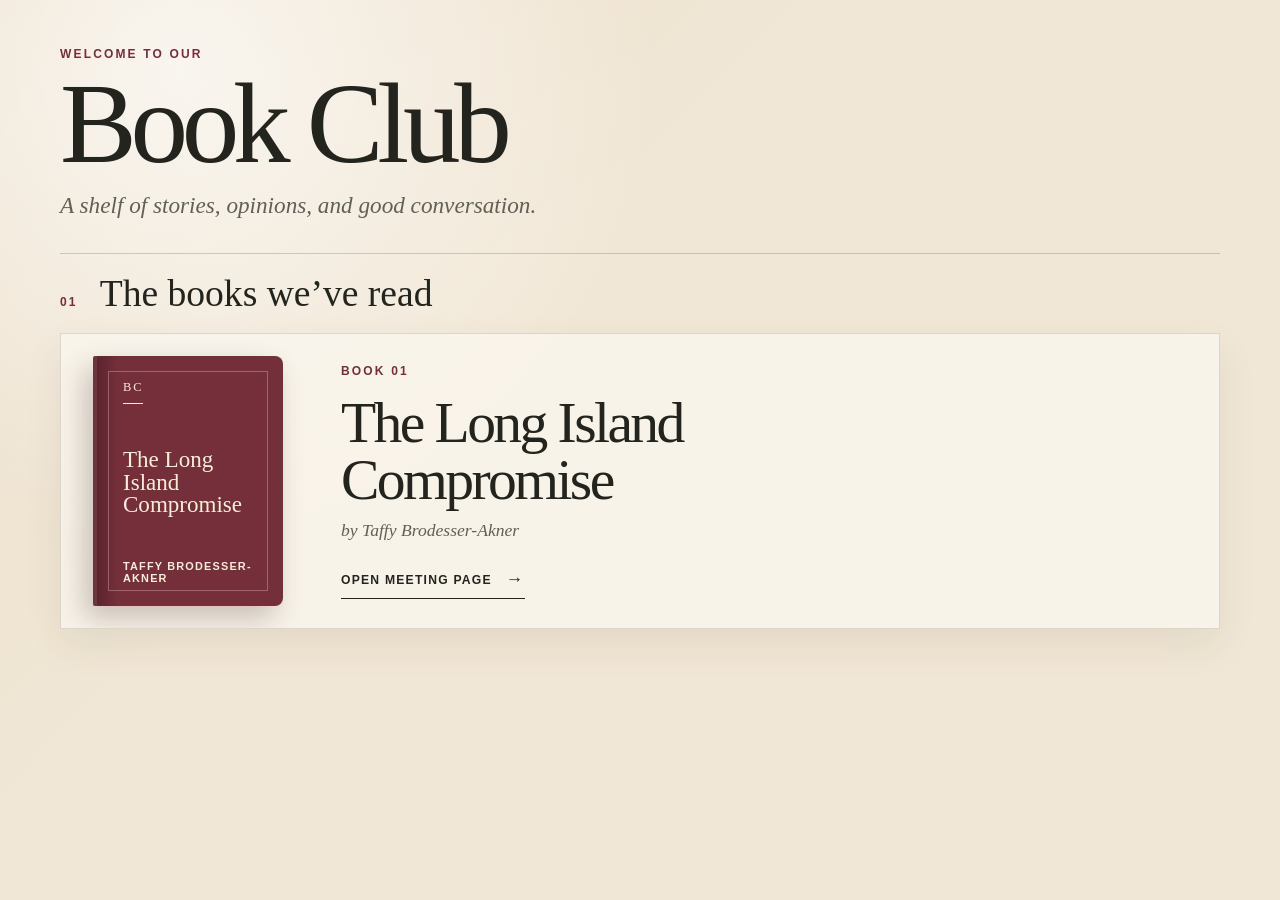
<file: index.html>
<!doctype html>
<html lang="en">
  <head>
    <meta charset="utf-8" />
    <meta name="viewport" content="width=device-width, initial-scale=1" />
    <meta
      name="description"
      content="Books and conversation prompts from our book club."
    />
    <title>Book Club — Our Books</title>
    <link rel="stylesheet" href="assets/styles.css" />
    <script src="assets/book-club.js" defer></script>
    <script src="assets/books.js" defer></script>
    <script src="assets/index.js" defer></script>
  </head>
  <body class="index-page">
    <main class="site-shell">
      <header class="index-header">
        <p class="eyebrow">Welcome to our</p>
        <h1>Book Club</h1>
        <p class="lede">A shelf of stories, opinions, and good conversation.</p>
      </header>

      <section class="library" aria-labelledby="library-heading">
        <div class="section-heading">
          <p class="section-number" aria-hidden="true">01</p>
          <h2 id="library-heading">The books we’ve read</h2>
        </div>
        <div id="book-list" class="book-list"></div>
        <p id="empty-library" class="empty-state" hidden>
          Our first book will be added soon.
        </p>
      </section>
    </main>
  </body>
</html>
</file>
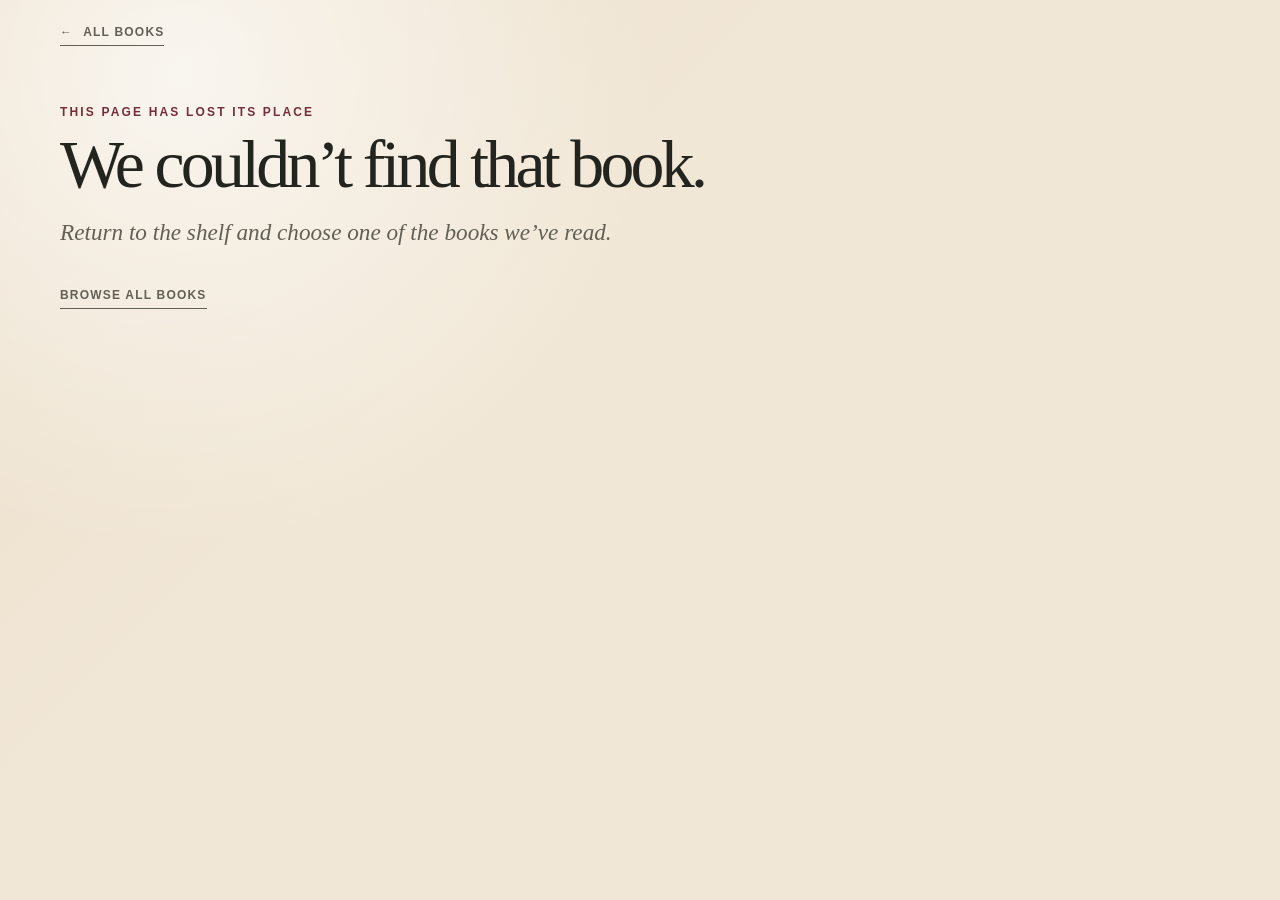
<file: book.html>
<!doctype html>
<html lang="en">
  <head>
    <meta charset="utf-8" />
    <meta name="viewport" content="width=device-width, initial-scale=1" />
    <meta
      name="description"
      content="Book club ratings and shuffled discussion questions."
    />
    <title>Book Club Meeting</title>
    <link rel="stylesheet" href="assets/styles.css" />
    <script src="assets/book-club.js" defer></script>
    <script src="assets/books.js" defer></script>
    <script src="assets/book.js" defer></script>
  </head>
  <body class="meeting-page">
    <main class="site-shell meeting-shell">
      <nav class="breadcrumb" aria-label="Book navigation">
        <a href="index.html">
          <span aria-hidden="true">←</span>
          All books
        </a>
      </nav>

      <section id="book-not-found" class="not-found" hidden>
        <p class="eyebrow">This page has lost its place</p>
        <h1>We couldn’t find that book.</h1>
        <p>Return to the shelf and choose one of the books we’ve read.</p>
        <a class="text-link" href="index.html">Browse all books</a>
      </section>

      <article id="meeting-content" hidden>
        <header class="meeting-header">
          <p class="eyebrow">Tonight’s discussion</p>
          <h1 id="book-title"></h1>
          <p id="book-author" class="book-author"></p>
          <p class="meeting-instruction">Choose a card when the room is ready.</p>
        </header>

        <div class="reveal-grid">
          <section class="reveal-card">
            <div class="card-inner">
              <div class="card-face card-front" aria-hidden="false">
                <button
                  id="ratings-toggle"
                  class="reveal-button"
                  type="button"
                  aria-expanded="false"
                  aria-controls="ratings-panel"
                >
                  <span class="card-kicker">The room has spoken</span>
                  <span class="card-title">Reveal the ratings</span>
                  <span class="card-action">Flip for results <span aria-hidden="true">→</span></span>
                </button>
              </div>
              <div
                id="ratings-panel"
                class="card-face card-back ratings-back"
                role="region"
                aria-label="Rating results"
                aria-hidden="true"
                tabindex="-1"
                inert
              >
                <div class="card-back-header">
                  <p class="card-back-label">Rating results</p>
                  <button id="ratings-back" class="back-link" type="button">
                    Flip back
                    <span aria-hidden="true">↩</span>
                  </button>
                </div>
                <div class="rating-summary" aria-live="polite">
                  <p><strong id="rating-average">—</strong> average</p>
                  <p><strong id="rating-total">—</strong> responses</p>
                </div>
                <div
                  id="rating-histogram"
                  class="histogram"
                  aria-label="Star rating distribution"
                ></div>
              </div>
            </div>
          </section>

          <section class="reveal-card">
            <div class="card-inner">
              <div class="card-face card-front" aria-hidden="false">
                <button
                  id="question-toggle"
                  class="reveal-button"
                  type="button"
                  aria-expanded="false"
                  aria-controls="question-panel"
                >
                  <span class="card-kicker">Pass it around</span>
                  <span class="card-title">Shuffle a question</span>
                  <span class="card-action">Flip for a prompt <span aria-hidden="true">→</span></span>
                </button>
              </div>
              <div
                id="question-panel"
                class="card-face card-back question-panel"
                role="region"
                aria-label="Discussion question"
                aria-hidden="true"
                tabindex="-1"
                inert
              >
                <div class="card-back-header">
                  <p id="question-count" class="question-count"></p>
                  <button id="question-back" class="back-link" type="button">
                    Flip back
                    <span aria-hidden="true">↩</span>
                  </button>
                </div>
                <blockquote id="question-text" aria-live="polite"></blockquote>
                <div class="question-controls">
                  <button
                    id="previous-question"
                    class="secondary-button"
                    type="button"
                    disabled
                  >
                    <span aria-hidden="true">←</span>
                    Previous question
                  </button>
                  <button id="next-question" class="secondary-button" type="button">
                    Next question
                    <span aria-hidden="true">→</span>
                  </button>
                </div>
              </div>
            </div>
          </section>
        </div>
      </article>
    </main>
  </body>
</html>
</file>
<file: assets/styles.css>
:root {
  color-scheme: light;
  --paper: #f1e7d6;
  --paper-light: #fbf7ef;
  --paper-deep: #e3d3ba;
  --ink: #24241f;
  --ink-soft: #625f55;
  --wine: #742f3b;
  --wine-dark: #4f1e28;
  --gold: #b3884b;
  --line: rgba(36, 36, 31, 0.2);
  --shadow: 0 24px 60px rgba(66, 45, 31, 0.14);
  --serif: Georgia, "Times New Roman", serif;
  --sans: Inter, ui-sans-serif, -apple-system, BlinkMacSystemFont, "Segoe UI",
    sans-serif;
}

* {
  box-sizing: border-box;
}

html {
  min-width: 320px;
  background: var(--paper);
}

body {
  min-height: 100vh;
  margin: 0;
  color: var(--ink);
  background:
    radial-gradient(circle at 14% 8%, rgba(255, 255, 255, 0.68), transparent 30rem),
    linear-gradient(135deg, rgba(179, 136, 75, 0.08), transparent 38%),
    var(--paper);
  font-family: var(--sans);
  text-rendering: optimizeLegibility;
}

body::before {
  position: fixed;
  inset: 0;
  z-index: -1;
  background-image: url("data:image/svg+xml,%3Csvg viewBox='0 0 200 200' xmlns='http://www.w3.org/2000/svg'%3E%3Cfilter id='n'%3E%3CfeTurbulence type='fractalNoise' baseFrequency='.8' numOctaves='3' stitchTiles='stitch'/%3E%3C/filter%3E%3Crect width='100%25' height='100%25' filter='url(%23n)' opacity='.035'/%3E%3C/svg%3E");
  content: "";
  pointer-events: none;
}

[hidden] {
  display: none !important;
}

a {
  color: inherit;
}

button,
a {
  -webkit-tap-highlight-color: transparent;
}

button {
  font: inherit;
}

button:focus-visible,
a:focus-visible {
  outline: 3px solid var(--ink);
  outline-offset: 5px;
}

.site-shell {
  width: min(1160px, calc(100% - 48px));
  margin: 0 auto;
  padding: 28px 0 36px;
}

.eyebrow,
.section-number,
.book-index,
.card-kicker,
.question-count {
  margin: 0;
  color: var(--wine);
  font-size: 0.75rem;
  font-weight: 750;
  letter-spacing: 0.18em;
  line-height: 1.4;
  text-transform: uppercase;
}

.index-header {
  max-width: 800px;
  padding: 18px 0 30px;
}

.index-header h1,
.meeting-header h1,
.not-found h1 {
  margin: 12px 0 18px;
  font-family: var(--serif);
  font-weight: 400;
  letter-spacing: -0.055em;
  line-height: 0.95;
}

.index-header h1 {
  margin: 6px 0 10px;
  font-size: clamp(4.6rem, 9vw, 7.4rem);
}

.lede,
.meeting-instruction,
.not-found > p:not(.eyebrow) {
  max-width: 620px;
  margin: 0;
  color: var(--ink-soft);
  font-family: var(--serif);
  font-size: clamp(1.15rem, 2vw, 1.45rem);
  font-style: italic;
  line-height: 1.5;
}

.library {
  padding-top: 18px;
  border-top: 1px solid var(--line);
}

.section-heading {
  display: flex;
  align-items: baseline;
  gap: 22px;
  margin-bottom: 18px;
}

.section-heading h2 {
  margin: 0;
  font-family: var(--serif);
  font-size: clamp(1.7rem, 3vw, 2.35rem);
  font-weight: 400;
}

.book-list {
  display: grid;
  gap: 28px;
}

.book-link {
  display: block;
  text-decoration: none;
}

.book-card {
  display: grid;
  grid-template-columns: minmax(160px, 190px) 1fr;
  gap: clamp(30px, 5vw, 58px);
  align-items: center;
  padding: 22px 32px;
  overflow: hidden;
  background: rgba(251, 247, 239, 0.75);
  border: 1px solid rgba(36, 36, 31, 0.14);
  box-shadow: 0 16px 36px rgba(66, 45, 31, 0.08);
  transition:
    transform 220ms ease,
    box-shadow 220ms ease,
    border-color 220ms ease;
}

.book-link:hover .book-card {
  border-color: rgba(116, 47, 59, 0.48);
  box-shadow: var(--shadow);
  transform: translateY(-5px);
}

.book-cover {
  position: relative;
  display: flex;
  min-height: 250px;
  flex-direction: column;
  justify-content: space-between;
  padding: 24px 22px 22px 30px;
  color: #f8ecd8;
  background:
    linear-gradient(90deg, rgba(28, 6, 12, 0.32), transparent 13%),
    var(--wine);
  border-radius: 2px 8px 8px 2px;
  box-shadow:
    -8px 12px 28px rgba(50, 25, 25, 0.24),
    inset 4px 0 rgba(255, 255, 255, 0.09);
}

.book-cover::after {
  position: absolute;
  inset: 15px;
  border: 1px solid rgba(248, 236, 216, 0.3);
  content: "";
  pointer-events: none;
}

.cover-ornament {
  position: relative;
  z-index: 1;
  align-self: flex-start;
  padding-bottom: 8px;
  border-bottom: 1px solid currentColor;
  font-family: var(--serif);
  font-size: 0.78rem;
  letter-spacing: 0.15em;
}

.cover-title {
  position: relative;
  z-index: 1;
  max-width: 9ch;
  font-family: var(--serif);
  font-size: clamp(1.25rem, 1.8vw, 1.45rem);
  line-height: 0.98;
}

.cover-author {
  position: relative;
  z-index: 1;
  font-size: 0.68rem;
  font-weight: 700;
  letter-spacing: 0.11em;
  text-transform: uppercase;
}

.book-details h3 {
  max-width: 14ch;
  margin: 16px 0 12px;
  font-family: var(--serif);
  font-size: clamp(2.2rem, 4.5vw, 3.6rem);
  font-weight: 400;
  letter-spacing: -0.045em;
  line-height: 0.98;
}

.book-details > p:not(.book-index) {
  margin: 0;
  color: var(--ink-soft);
  font-family: var(--serif);
  font-size: 1.1rem;
  font-style: italic;
}

.book-open {
  display: inline-flex;
  gap: 14px;
  align-items: center;
  margin-top: 28px;
  padding-bottom: 8px;
  border-bottom: 1px solid var(--ink);
  font-size: 0.76rem;
  font-weight: 750;
  letter-spacing: 0.1em;
  text-transform: uppercase;
}

.book-open span {
  font-size: 1.1rem;
  transition: transform 180ms ease;
}

.book-link:hover .book-open span {
  transform: translateX(5px);
}

.empty-state {
  padding: 50px;
  color: var(--ink-soft);
  background: var(--paper-light);
  border: 1px dashed var(--line);
  font-family: var(--serif);
  font-size: 1.2rem;
  text-align: center;
}

.meeting-shell {
  padding-top: 22px;
  padding-bottom: 24px;
}

.breadcrumb {
  margin-bottom: 18px;
}

.breadcrumb a,
.text-link {
  display: inline-flex;
  gap: 10px;
  align-items: center;
  padding-bottom: 6px;
  border-bottom: 1px solid currentColor;
  color: var(--ink-soft);
  font-size: 0.75rem;
  font-weight: 750;
  letter-spacing: 0.1em;
  text-decoration: none;
  text-transform: uppercase;
}

.breadcrumb a:hover,
.text-link:hover {
  color: var(--wine);
}

.meeting-header {
  max-width: 940px;
  margin-bottom: 24px;
}

.meeting-header h1,
.not-found h1 {
  max-width: none;
  font-size: clamp(3rem, 5.3vw, 4.8rem);
}

.meeting-header h1 {
  margin: 5px 0 7px;
}

.book-author {
  margin: 0 0 8px;
  color: var(--wine);
  font-family: var(--serif);
  font-size: 1rem;
  font-style: italic;
}

.meeting-instruction {
  font-size: 1.05rem;
}

.reveal-grid {
  display: grid;
  grid-template-columns: repeat(2, minmax(0, 1fr));
  gap: 24px;
  align-items: stretch;
}

.reveal-card {
  height: 328px;
  perspective: 1400px;
}

.card-inner {
  position: relative;
  width: 100%;
  height: 100%;
  pointer-events: none;
  transform-style: preserve-3d;
  transition: transform 620ms cubic-bezier(0.2, 0.72, 0.2, 1);
}

.reveal-card.is-flipped .card-inner {
  transform: rotateY(180deg);
}

.card-face {
  position: absolute;
  inset: 0;
  overflow: hidden;
  background: var(--paper-light);
  border: 1px solid var(--line);
  box-shadow: 0 15px 38px rgba(66, 45, 31, 0.1);
  backface-visibility: hidden;
  -webkit-backface-visibility: hidden;
}

.card-front {
  pointer-events: auto;
}

.card-back {
  display: flex;
  flex-direction: column;
  padding: 24px 28px;
  pointer-events: none;
  transform: rotateY(180deg);
}

.reveal-card.is-flipped .card-front {
  pointer-events: none;
}

.reveal-card.is-flipped .card-back {
  pointer-events: auto;
}

.reveal-button {
  position: relative;
  display: flex;
  width: 100%;
  height: 100%;
  flex-direction: column;
  align-items: flex-start;
  padding: 32px 38px;
  color: var(--paper-light);
  background:
    linear-gradient(150deg, rgba(255, 255, 255, 0.07), transparent 40%),
    var(--wine);
  border: 0;
  cursor: pointer;
  text-align: left;
  transition:
    background-color 200ms ease,
    color 200ms ease;
}

.reveal-card:nth-child(2) .reveal-button {
  color: var(--ink);
  background:
    linear-gradient(150deg, rgba(255, 255, 255, 0.28), transparent 42%),
    var(--gold);
}

.reveal-button:hover {
  background-color: var(--wine-dark);
}

.reveal-card:nth-child(2) .reveal-button:hover {
  background-color: #c79a55;
}

.reveal-button:focus-visible,
.secondary-button:focus-visible {
  outline: 4px solid currentColor;
  outline-offset: -9px;
}

.reveal-button .card-kicker {
  color: inherit;
  opacity: 0.76;
}

.reveal-card:nth-child(2) .card-kicker {
  opacity: 1;
}

.card-title {
  max-width: 10ch;
  margin-top: 22px;
  font-family: var(--serif);
  font-size: clamp(2.15rem, 4vw, 3.25rem);
  line-height: 0.98;
}

.card-action {
  display: flex;
  gap: 12px;
  align-items: center;
  margin-top: auto;
  padding-top: 24px;
  font-size: 0.72rem;
  font-weight: 750;
  letter-spacing: 0.12em;
  text-transform: uppercase;
}

.card-action span {
  font-size: 1rem;
}

.rating-summary {
  display: grid;
  grid-template-columns: repeat(2, 1fr);
  gap: 14px;
  margin-bottom: 14px;
  padding-bottom: 12px;
  border-bottom: 1px solid var(--line);
}

.rating-summary p {
  margin: 0;
  color: var(--ink-soft);
  font-family: var(--serif);
  font-size: 0.95rem;
  font-style: italic;
}

.rating-summary strong {
  display: block;
  margin-bottom: 2px;
  color: var(--ink);
  font-family: var(--sans);
  font-size: clamp(1.45rem, 2.5vw, 1.9rem);
  font-style: normal;
  font-weight: 550;
}

.histogram {
  display: grid;
  gap: 8px;
}

.histogram-row {
  display: grid;
  grid-template-columns: 58px 1fr 72px;
  gap: 12px;
  align-items: center;
  font-size: 0.78rem;
}

.star-label {
  color: var(--ink-soft);
}

.bar-track {
  height: 10px;
  overflow: hidden;
  background: var(--paper-deep);
  border-radius: 999px;
}

.bar {
  display: block;
  width: var(--bar-width);
  height: 100%;
  background: var(--wine);
  border-radius: inherit;
}

.rating-count {
  color: var(--ink-soft);
  font-variant-numeric: tabular-nums;
  text-align: right;
}

.card-back-header {
  display: flex;
  gap: 16px;
  align-items: center;
  justify-content: space-between;
  margin-bottom: 8px;
}

.card-back-label {
  margin: 0;
  color: var(--wine);
  font-size: 0.75rem;
  font-weight: 750;
  letter-spacing: 0.18em;
  line-height: 1.4;
  text-transform: uppercase;
}

.back-link {
  padding: 2px 0;
  color: var(--ink-soft);
  background: transparent;
  border: 0;
  border-bottom: 1px solid currentColor;
  cursor: pointer;
  font-size: 0.67rem;
  font-weight: 750;
  letter-spacing: 0.08em;
  text-transform: uppercase;
}

.back-link:hover {
  color: var(--wine);
}

.back-link:focus-visible {
  outline: 2px solid var(--ink);
  outline-offset: 3px;
}

.question-panel blockquote {
  display: flex;
  min-height: 0;
  flex: 1;
  align-items: center;
  margin: 10px 0 16px;
  font-family: var(--serif);
  font-size: clamp(1.35rem, 2.3vw, 1.85rem);
  letter-spacing: -0.02em;
  line-height: 1.2;
}

.question-controls {
  display: grid;
  grid-template-columns: repeat(2, minmax(0, 1fr));
  gap: 10px;
}

.secondary-button {
  display: inline-flex;
  gap: 12px;
  align-items: center;
  justify-content: center;
  padding: 11px 16px;
  color: var(--paper-light);
  background: var(--ink);
  border: 1px solid var(--ink);
  cursor: pointer;
  font-size: 0.72rem;
  font-weight: 750;
  letter-spacing: 0.09em;
  text-transform: uppercase;
  transition:
    color 160ms ease,
    background-color 160ms ease;
}

.secondary-button:hover {
  color: var(--ink);
  background: transparent;
}

.secondary-button:disabled,
.secondary-button:disabled:hover {
  color: var(--paper-light);
  background: var(--ink);
  cursor: not-allowed;
  opacity: 0.38;
}

.not-found {
  max-width: 840px;
  padding: 40px 0;
}

.not-found .text-link {
  margin-top: 38px;
}

@media (max-width: 760px) {
  .site-shell {
    width: min(calc(100% - 30px), 620px);
    padding: 28px 0 48px;
  }

  .index-header {
    padding: 28px 0 36px;
  }

  .index-header h1 {
    font-size: clamp(4rem, 20vw, 5.8rem);
  }

  .section-heading {
    align-items: flex-start;
  }

  .book-card {
    grid-template-columns: 1fr;
    gap: 32px;
  }

  .book-cover {
    width: min(78%, 250px);
    min-height: 280px;
    justify-self: center;
  }

  .book-details h3 {
    font-size: clamp(2.4rem, 13vw, 4rem);
  }

  .meeting-shell {
    padding-top: 22px;
  }

  .breadcrumb {
    margin-bottom: 34px;
  }

  .meeting-header {
    margin-bottom: 32px;
  }

  .meeting-header h1,
  .not-found h1 {
    font-size: clamp(3.2rem, 14vw, 4.4rem);
  }

  .reveal-grid {
    grid-template-columns: 1fr;
  }

  .reveal-card {
    height: 360px;
  }
}

@media (max-width: 430px) {
  .book-card {
    padding: 24px;
  }

  .book-cover {
    width: 88%;
  }

  .rating-summary {
    grid-template-columns: repeat(2, 1fr);
  }

  .histogram-row {
    grid-template-columns: 50px 1fr 64px;
    gap: 8px;
  }

  .rating-count {
    grid-column: auto;
    text-align: right;
  }
}

@media (prefers-reduced-motion: no-preference) {
  .bar {
    animation: grow-bar 700ms cubic-bezier(0.2, 0.8, 0.2, 1) both;
    transform-origin: left;
  }

  @keyframes grow-bar {
    from {
      transform: scaleX(0);
    }

    to {
      transform: scaleX(1);
    }
  }
}

@media (prefers-reduced-motion: reduce) {
  .card-inner,
  .book-card,
  .book-open span,
  .reveal-button,
  .secondary-button,
  .back-link {
    transition: none;
  }
}
</file>
